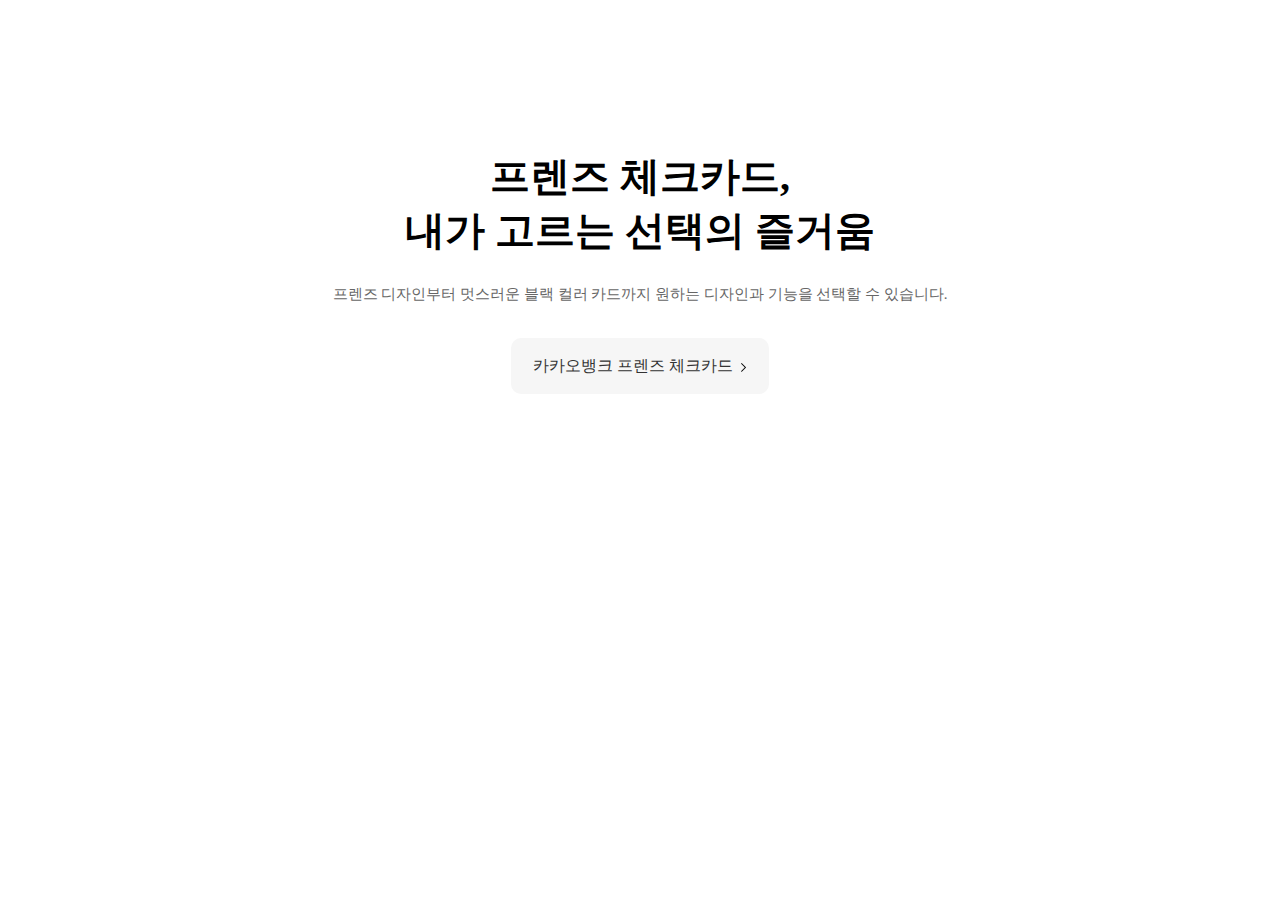
<file: sections/checkcard.html>
<!DOCTYPE html>
<html lang="en">
<head>
  <meta charset="UTF-8">
  <meta name="viewport" content="width=device-width, initial-scale=1.0">
  <title>Document</title>
</head>
<body>
  <div class="con-min-width checkcard_box">
    <div class="con">
      <h3>프렌즈 체크카드,<br>내가 고르는 선택의 즐거움</h3>
      
      <p>프렌즈 디자인부터 멋스러운 블랙 컬러 카드까지 원하는 디자인과 기능을 선택할 수 있습니다.</p>

      <div class="btn_box">
        <a href="#">
          카카오뱅크 프렌즈 체크카드
          <img src="/imgs/home_arr.png" alt="">
        </a>
      </div>
    </div>
  </div>

  <style>
    /* 노말라이즈 */
    body, ul, li {
      margin: 0;
      padding: 0;
      list-style: none;
    }

    a {
      color: inherit;
      text-decoration: none;
    }

    /* 라이브러리 */
    .border-red {
      border: 5px solid red;
    }

    .border-blue {
      border: 5px solid blue;
    }

    .border-black {
      border: 5px solid black;
    }

    .border-green {
      border: 5px solid green;
    }

    .flex {
      display: flex;
    }

    .flex-jc-c {
      justify-content: center;
    }

    .flex-ai-c {
      align-items: center;
    }

    .flex-as-c {
      align-self: center;
    }

    .flex-grow-1 {
      flex-grow: 1;
    }

    .block {
      display: block;
    }

    .height-100p {
      height: 100%;
    }

    .con {
      margin-left: auto;
      margin-right: auto;
    }

    .img-box > img {
      width: 100%;
      display: block;
    }

    .relative {
      position: relative;
    }

    .ico {
      background-color: white;
      width: 24px;
      height: 24px;
      display: block;
      background-image: url(https://www.kakaobank.com/static/images/web/img_kabang_220615.png);
    }

    /* 커스텀 */
    .con-min-width {
      min-width: 1080px;
    }

    .con {
      width: 1080px;
    }

    /* 체크카드 시작 */
  .checkcard_box {
    padding-top: 150px;
  }

  .checkcard_box h3 {
    font-size: 40px;
    line-height: 1.35;
    text-align: center;
    margin: 0;
  }

  .checkcard_box p {
    font-size: 15px;
    margin-top: 24px;
    line-height: 1.7;
    color: #666;
    text-align: center;
  }

  .checkcard_box .btn_box {
    display: flex;
    justify-content: center;
    margin-top: 30px;
  }

  .checkcard_box .btn_box a {
    display: flex;
    justify-content: center;
    align-items: center;
    width: 258px;
    height: 56px;
    background-color: #f6f6f6;
    font-size: 16px;
    line-height: 56px;
    color: #333;
    border-radius: 10px;
  }

  .checkcard_box .btn_box a:hover {
    text-decoration: underline;
  }

  .checkcard_box .btn_box a img {
    width: 6px;
    height: 9px;
    margin: 3px 0 0 8px;
    display: block;
  }
    /* 체크카드 끝 */
  </style>
</body>
</html>
</file>
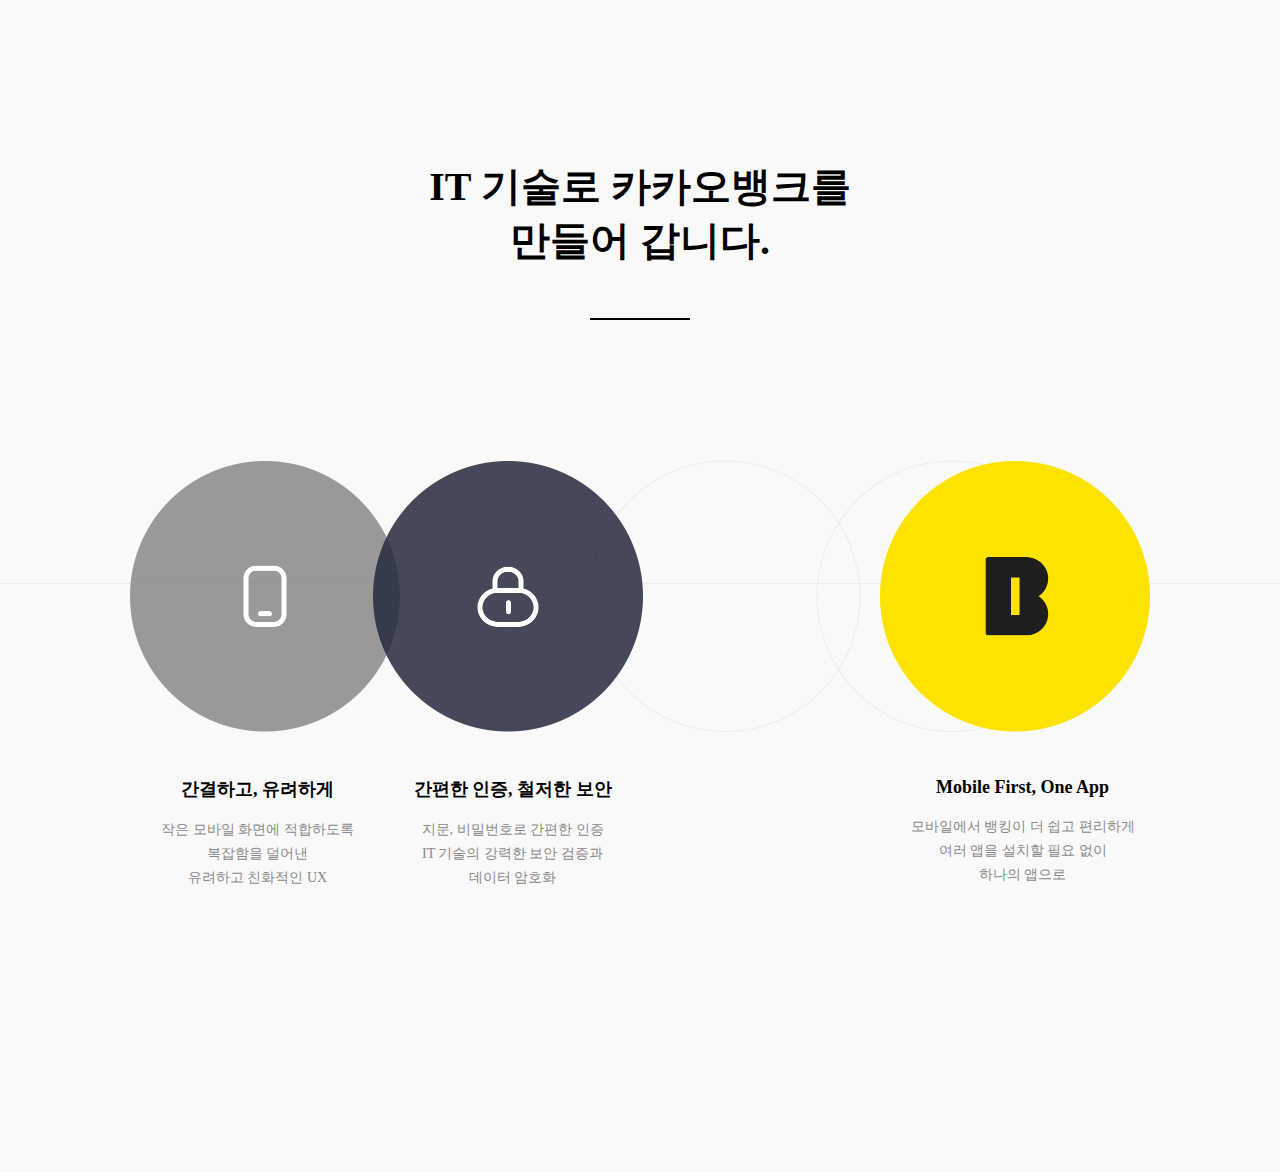
<file: sections/itSkill.html>
<!DOCTYPE html>
<html lang="en">
<head>
  <meta charset="UTF-8">
  <meta name="viewport" content="width=device-width, initial-scale=1.0">
  <title>Document</title>
</head>
<body>
  
  <div class="itskill_box con-min-width">
    <div class="con">
      <h3>IT 기술로 카카오뱅크를<br>만들어 갑니다.</h3>

      <div class="divider"></div>

      <div class="text_box">
        <div class="bg_divider"></div>
        <div class="img-box">
          <img src="/imgs/home_it.png" alt="">
        </div>
        <ul class="flex">
          <li>
            <strong>간결하고, 유려하게</strong>
            <p>
              작은 모바일 화면에 적합하도록
              <br>
              복잡함을 덜어낸
              <br>
              유려하고 친화적인 UX
            </p>
          </li>
          
          <li>
            <strong>간편한 인증, 철저한 보안</strong>
            <p>
              지문, 비밀번호로 간편한 인증
              <br>
              IT 기술의 강력한 보안 검증과
              <br>
              데이터 암호화
            </p>
          </li>

          <li class="flex-grow-1"></li>

          <li>
            <strong>Mobile First, One App</strong>
            <p>
              모바일에서 뱅킹이 더 쉽고 편리하게
              <br>
              여러 앱을 설치할 필요 없이
              <br>
              하나의 앱으로
            </p>
          </li>
        </ul>
      </div>
    </div>
  </div>

  <style>
    /* 노말라이즈 */
    body, ul, li {
      margin: 0;
      padding: 0;
      list-style: none;
    }

    a {
      color: inherit;
      text-decoration: none;
    }

    /* 라이브러리 */
    .border-red {
      border: 5px solid red;
    }

    .border-blue {
      border: 5px solid blue;
    }

    .border-black {
      border: 5px solid black;
    }

    .border-green {
      border: 5px solid green;
    }

    .flex {
      display: flex;
    }

    .flex-jc-c {
      justify-content: center;
    }

    .flex-ai-c {
      align-items: center;
    }

    .flex-as-c {
      align-self: center;
    }

    .flex-grow-1 {
      flex-grow: 1;
    }

    .block {
      display: block;
    }

    .height-100p {
      height: 100%;
    }

    .con {
      margin-left: auto;
      margin-right: auto;
    }

    .img-box > img {
      width: 100%;
      display: block;
    }

    .relative {
      position: relative;
    }

    .ico {
      background-color: white;
      width: 24px;
      height: 24px;
      display: block;
      background-image: url(https://www.kakaobank.com/static/images/web/img_kabang_220615.png);
    }

    /* 커스텀 */
    .con-min-width {
      min-width: 1080px;
    }

    .con {
      width: 1080px;
    }

    /* IT 기술 박스 시작 */
    .itskill_box {
      background-color: #f9f9f9;
      padding-top: 160px;
      padding-bottom: 230px;
    }

    .itskill_box h3 {
      margin: 0;
      font-size: 40px;
      line-height: 1.35;
      text-align: center;
    }

    .itskill_box .divider {
      width: 100px;
      height: 2px;
      background-color: #000;
      margin: 50px auto 140px;
    }

    .itskill_box .text_box .bg_divider {
      position: absolute;
      width: 100%;
      height: 1px;
      background-color: #eee;
      top: 583px;
      left: 0;
      /* transform: translateY(123px); */
    }

    .itskill_box .text_box .img-box {
      position: relative;
    }

    .itskill_box .text_box .img-box,
    .itskill_box .text_box ul {
      width: 1020px;
      margin: 0 auto;
    }

    .itskill_box .text_box ul > li {
      width: 25%;
      height: 210px;
      text-align: center;
    }

    .itskill_box .text_box ul > li > strong {
      display: block;
      margin: 45px 0 17px;
      font-size: 18px;
    }

    .itskill_box .text_box ul > li > p {
      font-size: 14px;
      line-height: 24px;
      color: #898989;
      /* color: #666; */
    }
    /* IT 기술 박스 끝 */
  </style>
</body>
</html>
</file>
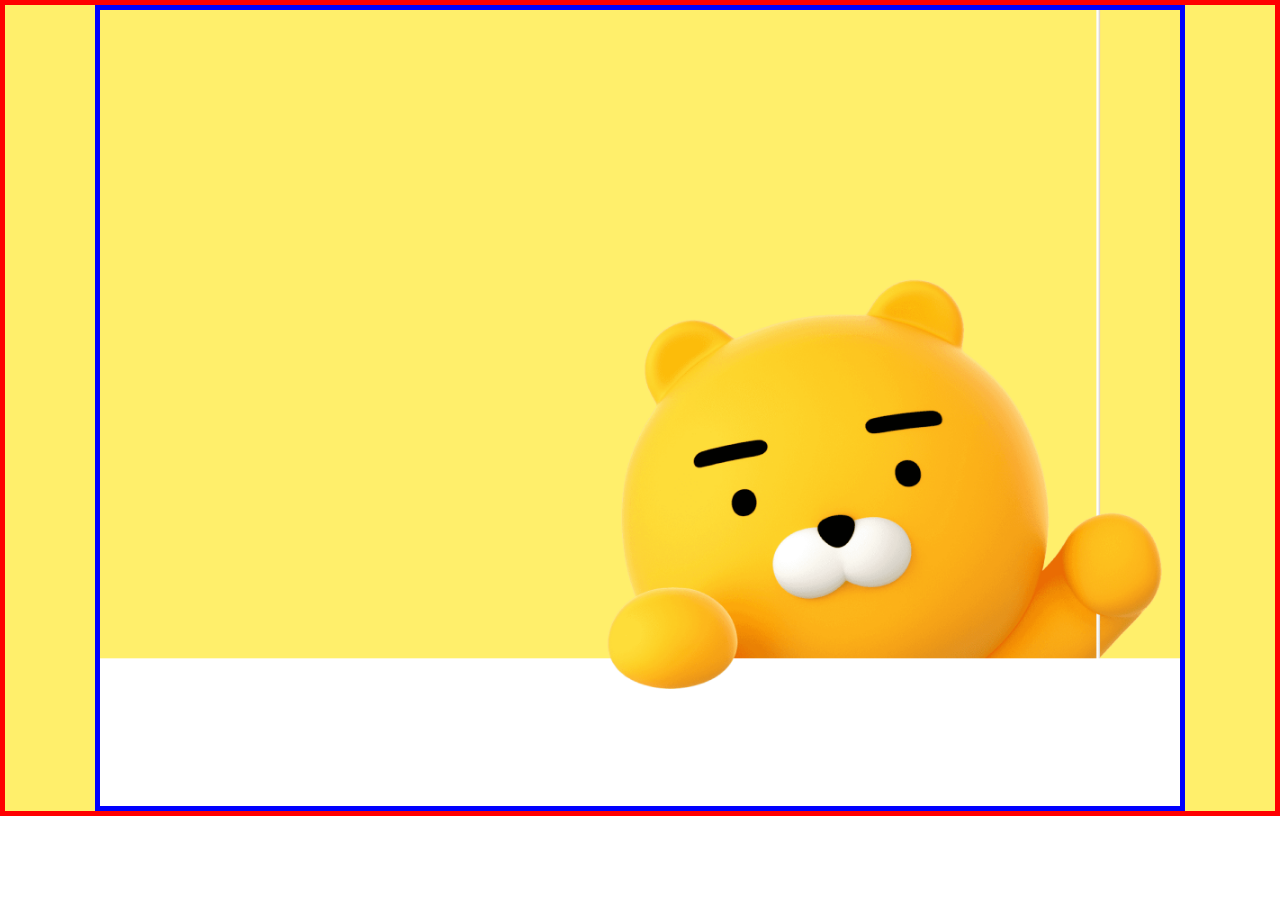
<file: sections/mainBanner.html>
<!DOCTYPE html>
<html lang="en">
<head>
  <meta charset="UTF-8">
  <meta name="viewport" content="width=device-width, initial-scale=1.0">
  <title>Document</title>
</head>
<body>
  <div class="main_banner con-min-width border-red">
    <div class="con img-box border-blue">
      <img src="../imgs/main-bg3.png" alt="">
    </div>
  </div>

  <style>
    /* 노말라이즈 */
    body, ul, li {
      margin: 0;
      padding: 0;
      list-style: none;
    }

    a {
      color: inherit;
      text-decoration: none;
    }

    /* 라이브러리 */
    .border-red {
      border: 5px solid red;
    }

    .border-blue {
      border: 5px solid blue;
    }

    .border-black {
      border: 5px solid black;
    }

    .border-green {
      border: 5px solid green;
    }

    .flex {
      display: flex;
    }

    .flex-jc-c {
      justify-content: center;
    }

    .flex-ai-c {
      align-items: center;
    }

    .flex-as-c {
      align-self: center;
    }

    .flex-grow-1 {
      flex-grow: 1;
    }

    .block {
      display: block;
    }

    .height-100p {
      height: 100%;
    }

    .con {
      margin-left: auto;
      margin-right: auto;
    }

    .img-box > img {
      width: 100%;
      display: block;
    }

    /* 커스텀 */
    .con-min-width {
      min-width: 1080px;
    }

    .con {
      width: 1080px;
    }

    /* 메인 배너 시작 */
    .main_banner {
      background-color: #ffef6b;
    }
    /* 메인 배너 끝 */
  </style>
</body>
</html>
</file>
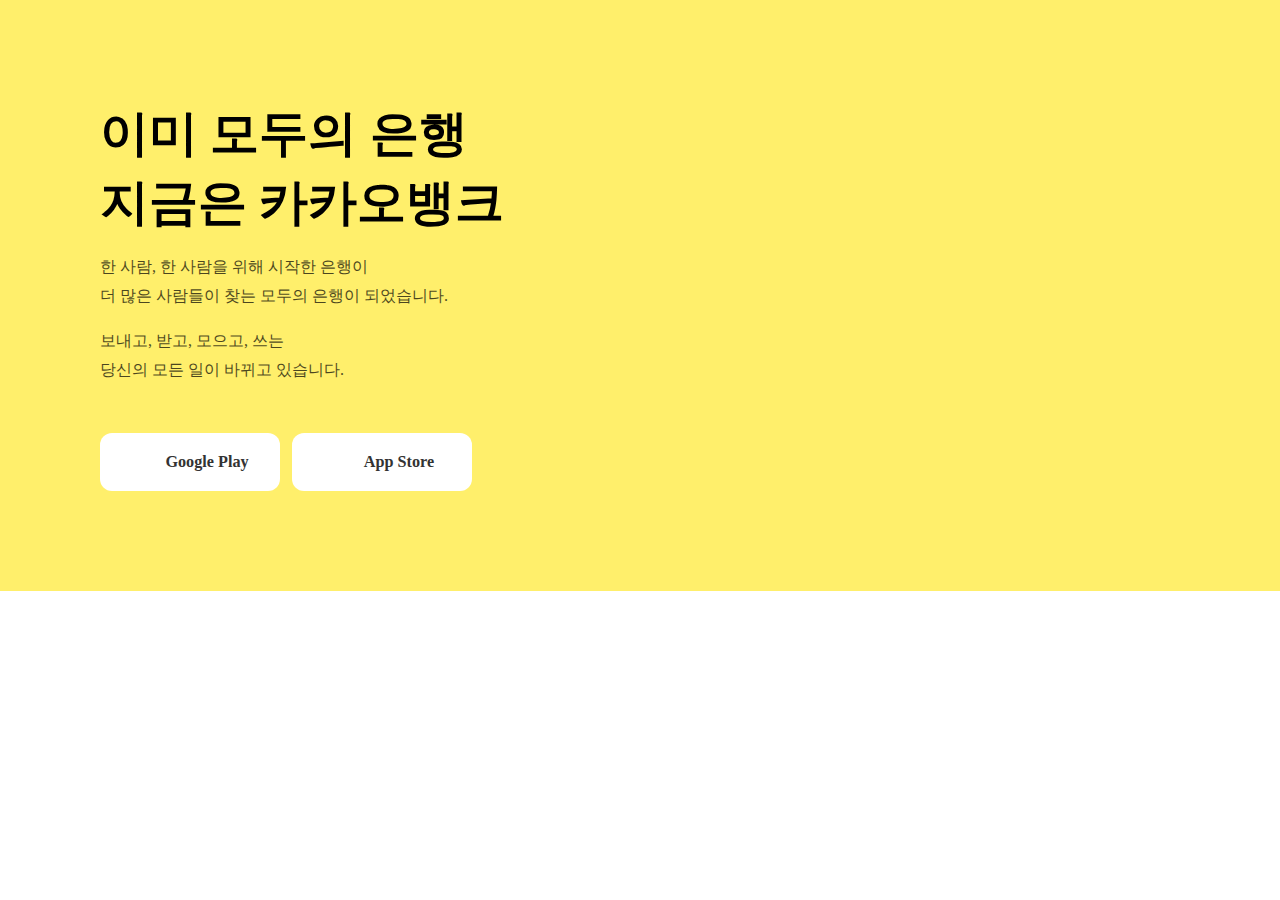
<file: sections/mainBanner_text.html>
<!DOCTYPE html>
<html lang="en">
<head>
  <meta charset="UTF-8">
  <meta name="viewport" content="width=device-width, initial-scale=1.0">
  <title>Document</title>
</head>
<body>
  <div class="main_banner con-min-width">
    <div class="text_box con">
      <h3>이미 모두의 은행<br>지금은 카카오뱅크</h3>

      <p>한 사람, 한 사람을 위해 시작한 은행이<br>더 많은 사람들이 찾는 모두의 은행이 되었습니다.</p>
      
      <p>보내고, 받고, 모으고, 쓰는<br>당신의 모든 일이 바뀌고 있습니다.</p>

      <ul class="btns flex">
        <li>
          <a href="#">
            <span class="ico ico-1"></span>
            <span>Google Play</span>
          </a>
        </li>
        <li>
          <a href="#">
            <span class="ico ico-2"></span>
            <span>App Store</span>
          </a>
        </li>
      </ul>
    </div>
  </div>

  <style>
    /* 노말라이즈 */
    body, ul, li {
      margin: 0;
      padding: 0;
      list-style: none;
    }

    a {
      color: inherit;
      text-decoration: none;
    }

    /* 라이브러리 */
    .border-red {
      border: 5px solid red;
    }

    .border-blue {
      border: 5px solid blue;
    }

    .border-black {
      border: 5px solid black;
    }

    .border-green {
      border: 5px solid green;
    }

    .flex {
      display: flex;
    }

    .flex-jc-c {
      justify-content: center;
    }

    .flex-ai-c {
      align-items: center;
    }

    .flex-as-c {
      align-self: center;
    }

    .flex-grow-1 {
      flex-grow: 1;
    }

    .block {
      display: block;
    }

    .height-100p {
      height: 100%;
    }

    .con {
      margin-left: auto;
      margin-right: auto;
    }

    .img-box > img {
      width: 100%;
      display: block;
    }

    .ico {
      background-color: white;
      width: 24px;
      height: 24px;
      display: block;
      background-image: url(https://www.kakaobank.com/static/images/web/img_kabang_220615.png);
    }

    /* 커스텀 */
    .con-min-width {
      min-width: 1080px;
    }

    .con {
      width: 1080px;
    }

    /* 메인 배너 시작 */
    .main_banner {
      background-color: #ffef6b;
      padding: 100px;
    }

    /* 메인배너 텍스트 시작 */
    .main_banner > .text_box > h3 {
      margin: 0;
      font-size: 49px;
      font-weight: bold;
      line-height: 1.4;
    }

    .main_banner > .text_box > p {
      font-size: 16px;
      line-height: 1.8;
      opacity: .7;
    }

    .main_banner > .text_box > .btns {
      margin-top: 49px;
    }

    .main_banner > .text_box > .btns > li:first-child {
      padding-right: 12px;
    }

    .main_banner > .text_box > .btns > li > a {
      width: 178px;
      height: 56px;
      border: 1px solid rgba(255, 255, 255, 0.3);
      border-radius: 12px;
      font-size: 16.2px;
      font-weight: bold;
      line-height: 56px;
      color: #333;
      background-color: #fff;
      text-align: center;
      display: flex;
      justify-content: center;
      align-items: center;
    }

    .main_banner > .text_box > .btns > li:hover > a {
      text-decoration: underline;
    }

    .main_banner > .text_box > .btns .ico {
      margin-right: 10px;
    }

    .main_banner > .text_box > .btns .ico-1 {
      background-position: -341px -292px;
    }

    .main_banner > .text_box > .btns .ico-2 {
      background-position: -371px -292px;
    }

    /* 메인배너 텍스트 끝 */

    /* 메인 배너 끝 */
  </style>
</body>
</html>
</file>
